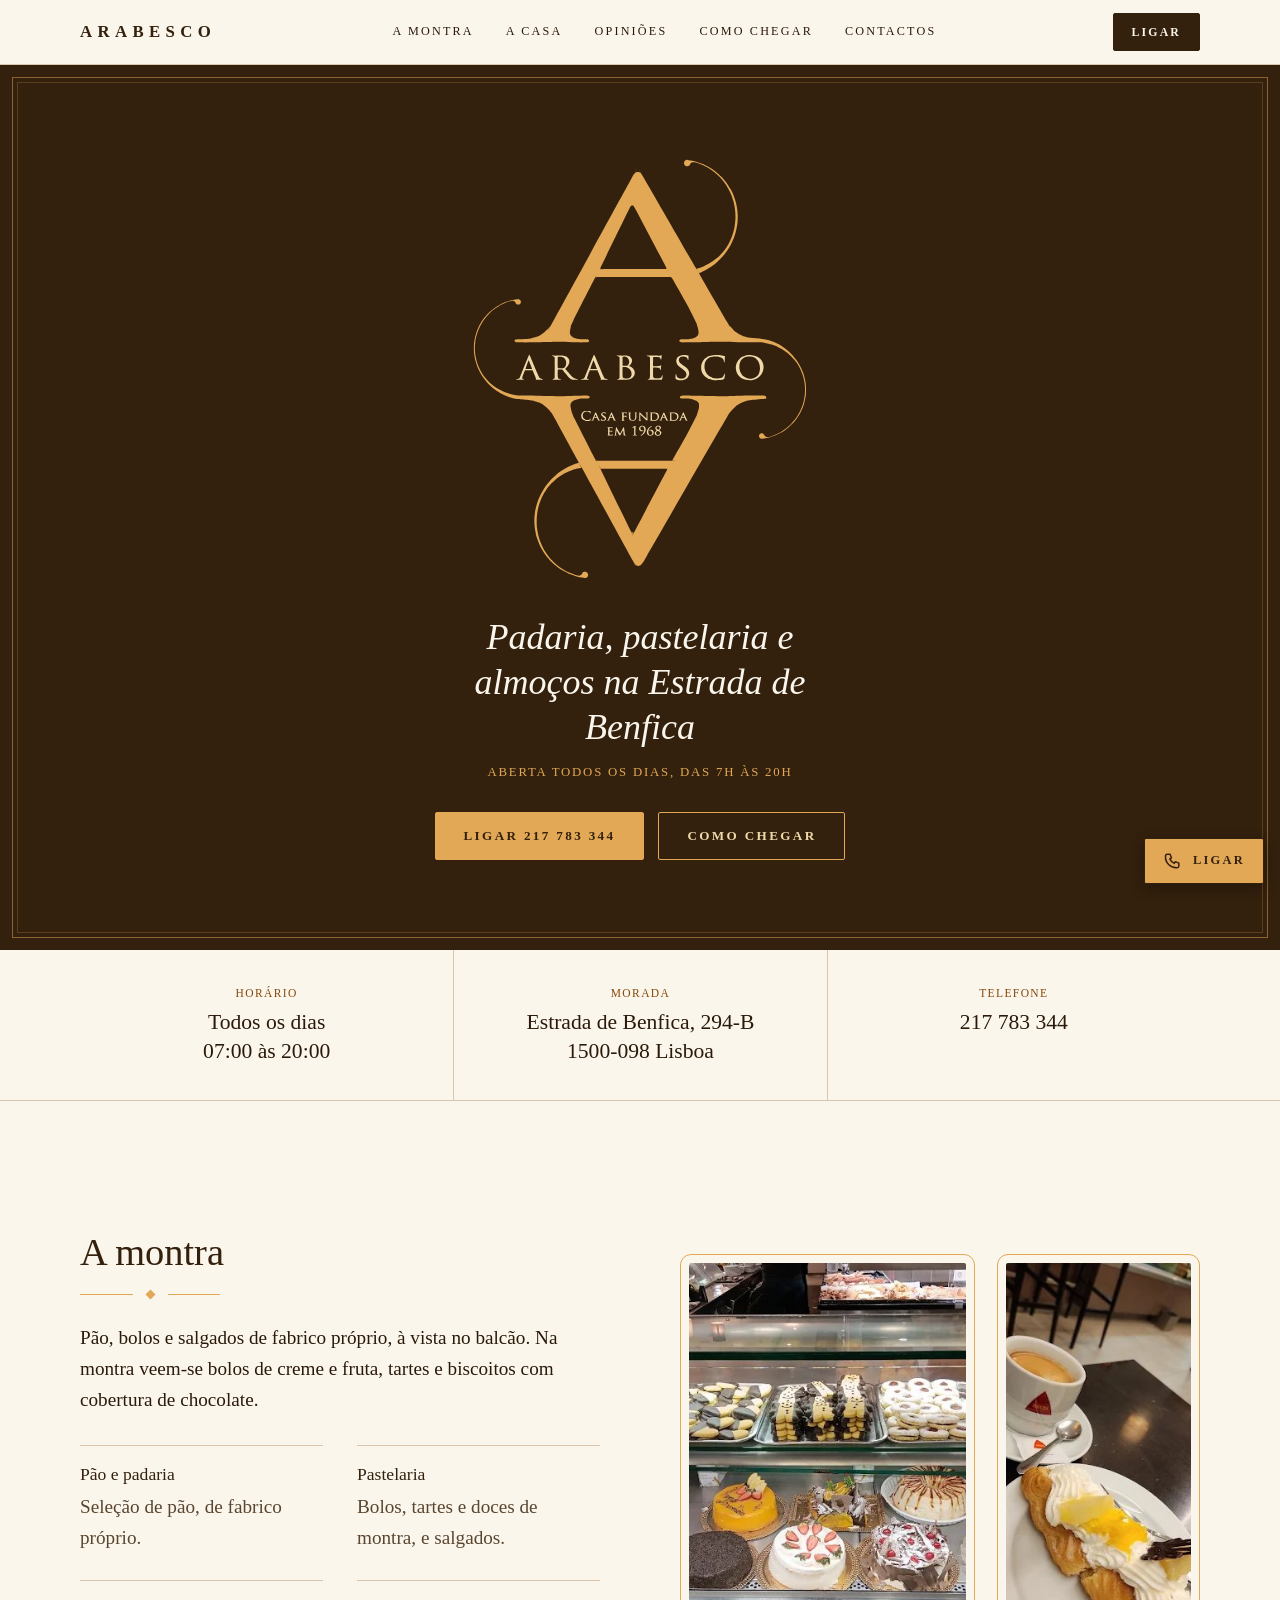
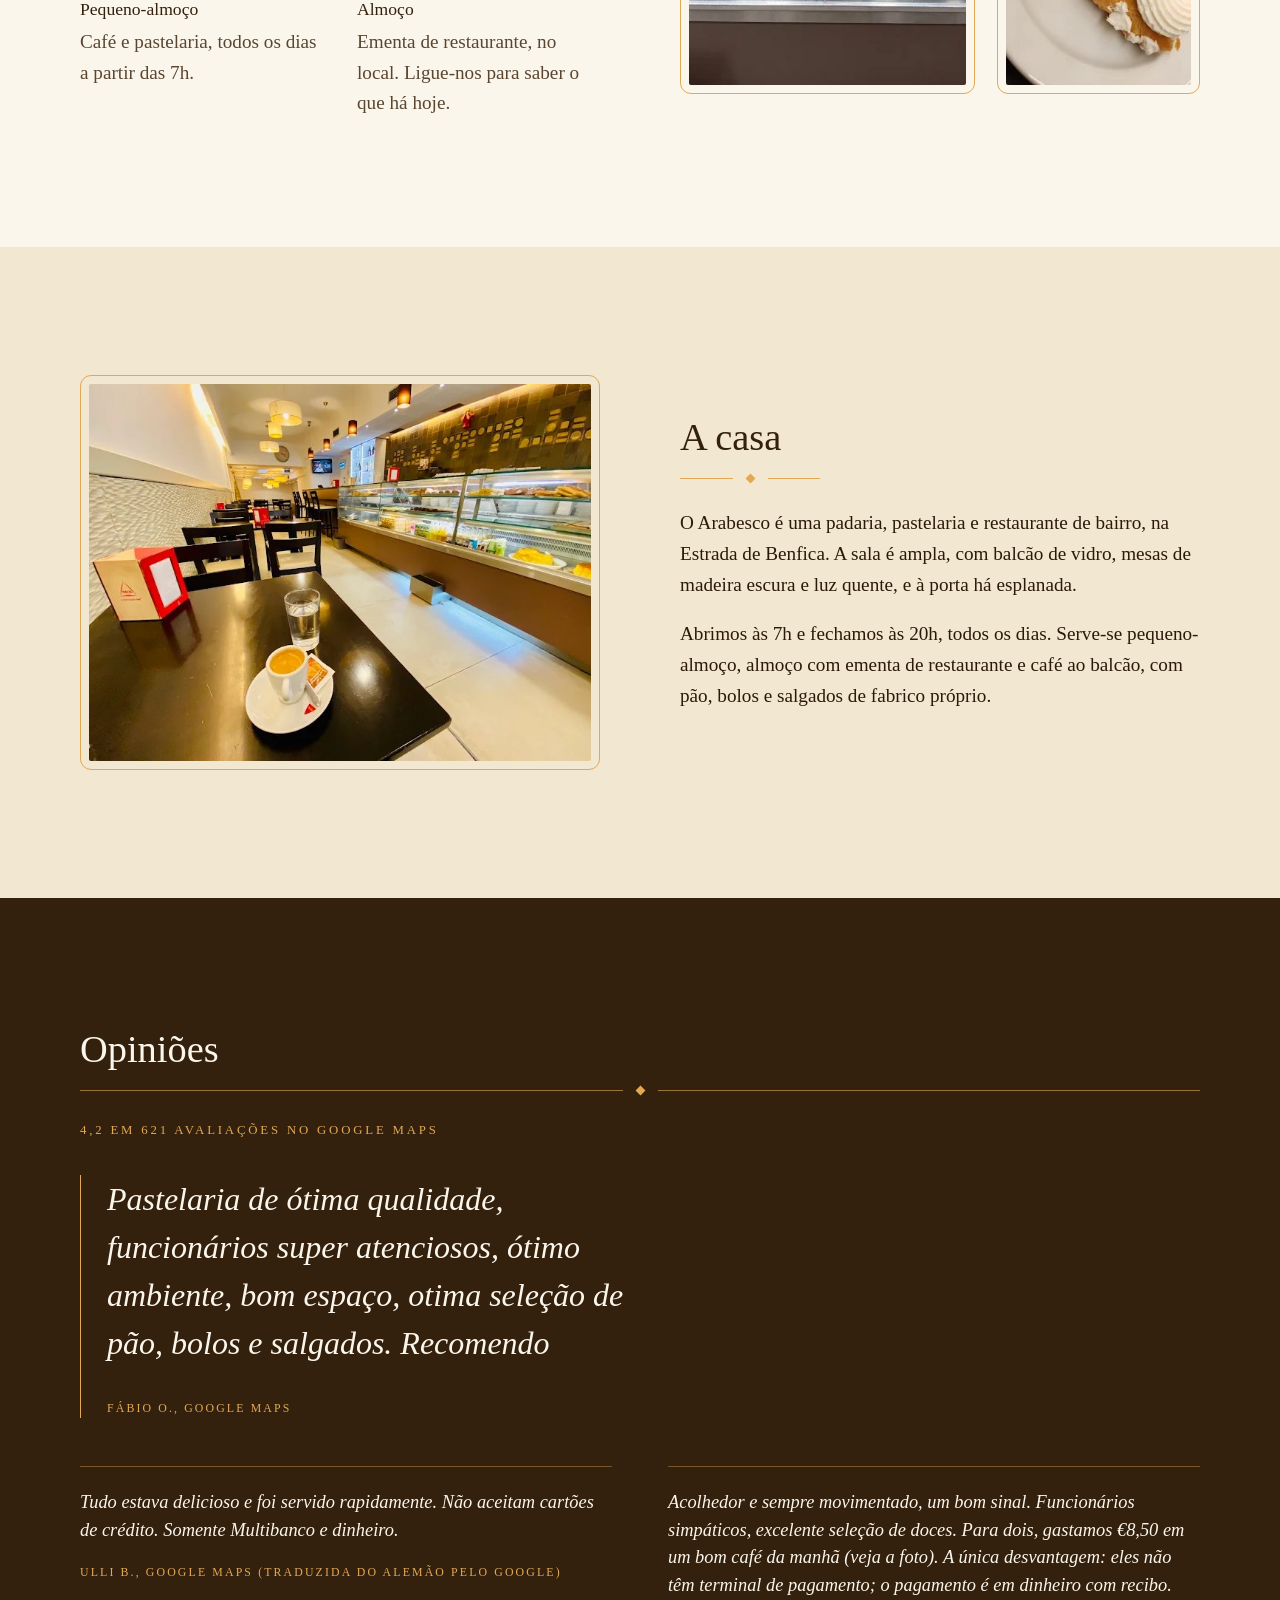
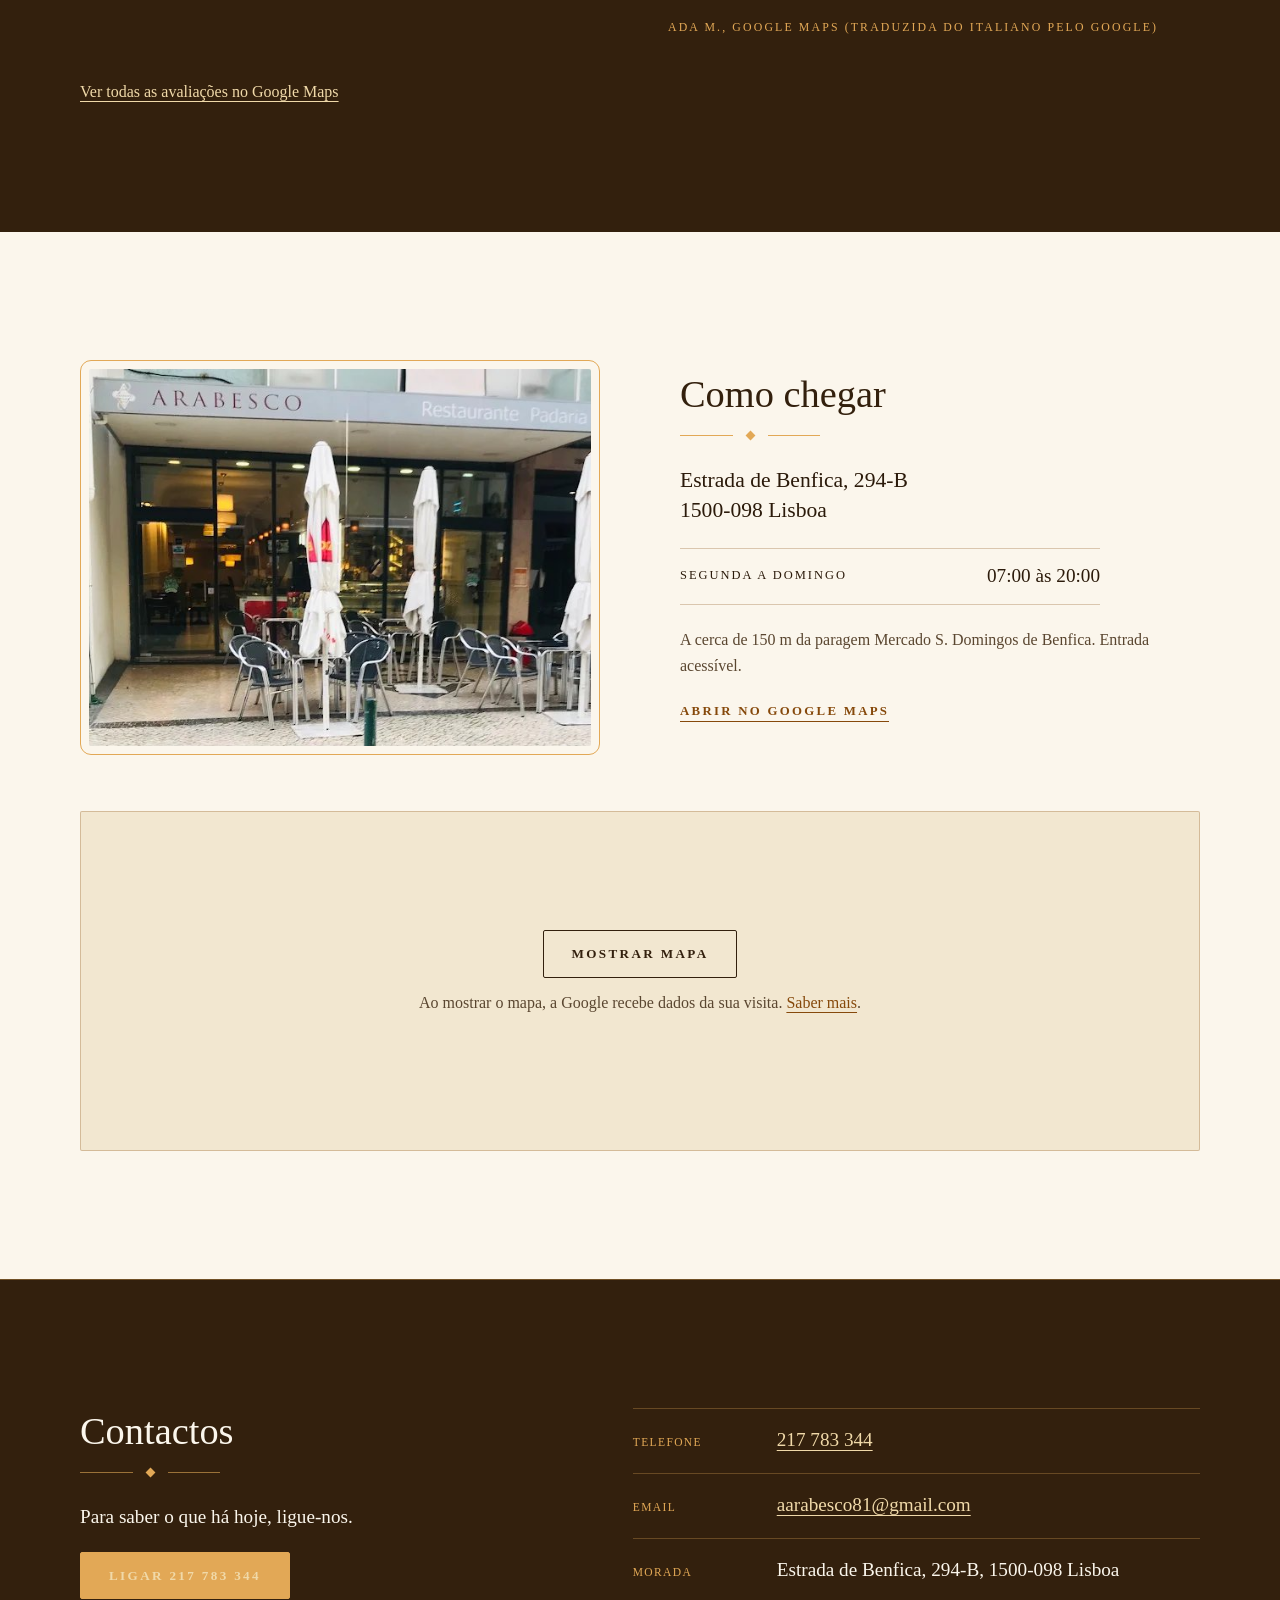
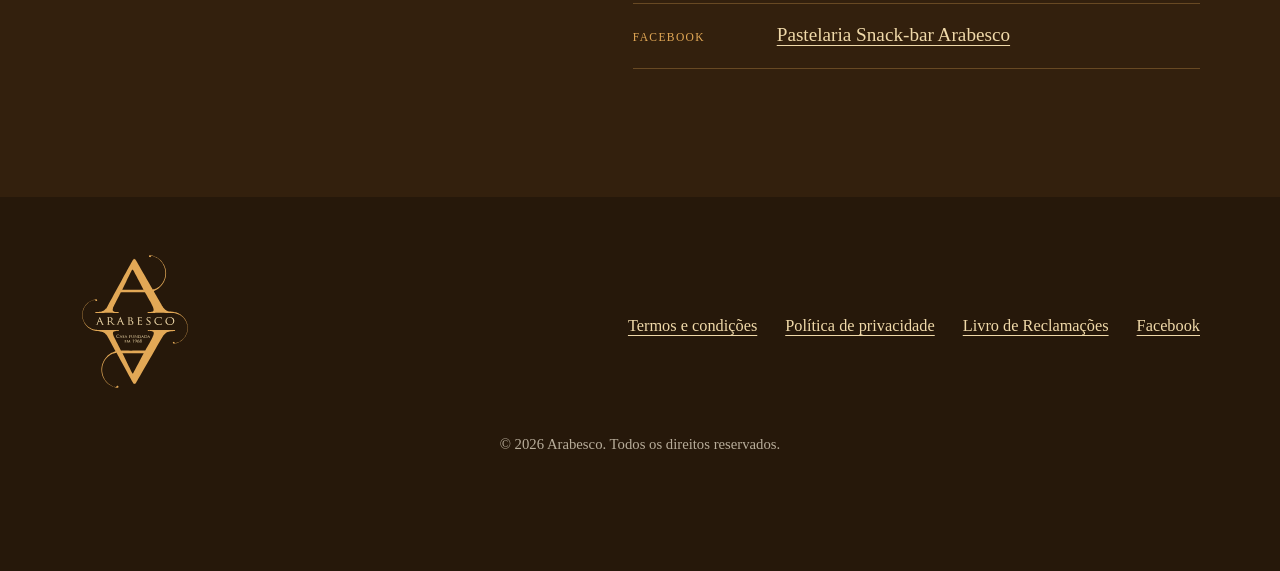
<file: index.html>
<!DOCTYPE html>
<html lang="pt-PT">
<head>
  <meta charset="utf-8">
  <meta name="viewport" content="width=device-width, initial-scale=1">

  <!-- ============================================================
       COMO EDITAR ESTE FICHEIRO
       - Cada secção tem um comentário "EDITAR" a dizer o que se pode mudar.
       - Textos, horário, morada e contactos estão em texto simples, dentro das etiquetas.
       - O que ainda falta confirmar está em PENDENTES.md (na raiz da pasta).
       ============================================================ -->

  <title>Arabesco | Padaria, pastelaria e restaurante em São Domingos de Benfica, Lisboa</title>
  <meta name="description" content="Arabesco, padaria, pastelaria e restaurante na Estrada de Benfica, em Lisboa. Pão, bolos e salgados de fabrico próprio, pequeno-almoço e almoço. Aberto todos os dias, das 7h às 20h.">
  <meta name="theme-color" content="#33200D">

  <meta property="og:type" content="website">
  <meta property="og:title" content="Arabesco | Padaria, pastelaria e restaurante em São Domingos de Benfica, Lisboa">
  <meta property="og:description" content="Pão, bolos e salgados de fabrico próprio na Estrada de Benfica. Aberto todos os dias, das 7h às 20h.">
  <meta property="og:locale" content="pt_PT">

  <link rel="icon" href="asset/logo-fundo-claro.svg" type="image/svg+xml">

  <!-- Tipografia (Google Fonts), derivada do logótipo: Cinzel (capitais romanas) e EB Garamond (texto).
       Se mudares aqui, muda também --f-titulos e --f-texto no style.css e a nota na política de privacidade. -->
  <link rel="preconnect" href="https://fonts.googleapis.com">
  <link rel="preconnect" href="https://fonts.gstatic.com" crossorigin>
  <link rel="stylesheet" href="https://fonts.googleapis.com/css2?family=Cinzel:wght@400;500;600&family=EB+Garamond:ital,wght@0,400;0,500;1,400&display=swap">

  <link rel="stylesheet" href="style.css">

  <!-- Dados estruturados (Schema.org). EDITAR: acrescentar "image" e "url" quando o site estiver publicado,
       e "foundingDate" se o cliente confirmar o ano de fundação. -->
  <script type="application/ld+json">
  {
    "@context": "https://schema.org",
    "@type": ["Bakery", "Restaurant"],
    "name": "Arabesco",
    "description": "Padaria, pastelaria e restaurante em São Domingos de Benfica, Lisboa",
    "telephone": "+351217783344",
    "email": "aarabesco81@gmail.com",
    "address": {
      "@type": "PostalAddress",
      "streetAddress": "Estrada de Benfica, 294-B",
      "postalCode": "1500-098",
      "addressLocality": "Lisboa",
      "addressCountry": "PT"
    },
    "geo": { "@type": "GeoCoordinates", "latitude": 38.7444523, "longitude": -9.1786337 },
    "openingHoursSpecification": [
      {
        "@type": "OpeningHoursSpecification",
        "dayOfWeek": ["Monday", "Tuesday", "Wednesday", "Thursday", "Friday", "Saturday", "Sunday"],
        "opens": "07:00",
        "closes": "20:00"
      }
    ],
    "hasMap": "https://www.google.com/maps/place/?q=place_id:ChIJz1XhhiUzGQ0R6vqVoAN8mZs",
    "sameAs": ["https://www.facebook.com/pastelariasnackbararabesco.arabesco"]
  }
  </script>
</head>

<body id="topo">
  <a class="saltar" href="#conteudo">Saltar para o conteúdo</a>

  <!-- ===================== CABEÇALHO ===================== -->
  <header class="cabecalho">
    <div class="container cabecalho__linha">
      <a class="cabecalho__nome" href="#topo" aria-label="Arabesco, início">Arabesco</a>
      <nav class="menu" aria-label="Principal">
        <a href="#montra">A montra</a>
        <a href="#casa">A casa</a>
        <a href="#opinioes">Opiniões</a>
        <a href="#chegar">Como chegar</a>
        <a href="#contactos">Contactos</a>
      </nav>
      <a class="btn btn--pequeno" href="tel:+351217783344">Ligar</a>
    </div>
  </header>

  <main id="conteudo">

    <!-- ===================== 1. HERO =====================
         O logótipo é o protagonista. A variante para fundo escuro está em asset/logo-fundo-escuro.svg. -->
    <section class="hero" aria-labelledby="hero-titulo">
      <div class="container">
        <img class="hero__logo" src="asset/logo-fundo-escuro.svg" alt="Arabesco, casa fundada em 1968" width="1190" height="1483">
        <h1 id="hero-titulo">Padaria, pastelaria e almoços na Estrada de Benfica</h1>
        <p class="hero__sub">Aberta todos os dias, das 7h às 20h</p>
        <div class="hero__acoes">
          <a class="btn btn--ouro" href="tel:+351217783344">Ligar 217 783 344</a>
          <a class="btn btn--contorno-claro" href="#chegar">Como chegar</a>
        </div>
      </div>
    </section>

    <!-- ===================== 2. FAIXA: HORÁRIO, MORADA, TELEFONE =====================
         É o que o visitante procura primeiro. EDITAR: horário, morada e telefone. -->
    <section class="faixa" aria-label="Horário, morada e telefone">
      <div class="container faixa__grelha">
        <div class="faixa__item">
          <p class="rotulo">Horário</p>
          <p class="faixa__valor">Todos os dias<br>07:00 às 20:00</p>
        </div>
        <div class="faixa__item">
          <p class="rotulo">Morada</p>
          <p class="faixa__valor">Estrada de Benfica, 294-B<br>1500-098 Lisboa</p>
        </div>
        <div class="faixa__item">
          <p class="rotulo">Telefone</p>
          <p class="faixa__valor"><a href="tel:+351217783344">217 783 344</a></p>
        </div>
      </div>
    </section>

    <!-- ===================== 3. A MONTRA ===================== -->
    <section class="secao" id="montra" aria-labelledby="montra-titulo">
      <div class="container duas-colunas">
        <div class="texto">
          <h2 id="montra-titulo" class="reveal">A montra</h2>
          <div class="orn orn--curto" aria-hidden="true"><span></span></div>
          <p>Pão, bolos e salgados de fabrico próprio, à vista no balcão. Na montra veem-se bolos de creme e fruta, tartes e biscoitos com cobertura de chocolate.</p>

          <!-- EDITAR: um bloco por tipo de produto. Quando houver preços confirmados pelo cliente,
               acrescentar uma linha <p class="item__preco"> dentro do bloco. -->
          <div class="itens">
            <div class="item">
              <h3>Pão e padaria</h3>
              <p>Seleção de pão, de fabrico próprio.</p>
            </div>
            <div class="item">
              <h3>Pastelaria</h3>
              <p>Bolos, tartes e doces de montra, e salgados.</p>
            </div>
            <div class="item">
              <h3>Pequeno-almoço</h3>
              <p>Café e pastelaria, todos os dias a partir das 7h.</p>
            </div>
            <div class="item">
              <h3>Almoço</h3>
              <p>Ementa de restaurante, no local. Ligue-nos para saber o que há hoje.</p>
            </div>
          </div>
        </div>

        <div class="fotos-par">
          <figure class="foto foto--grande">
            <img src="asset/vitrina.jpg" alt="Montra do Arabesco com bolos decorados, tartes e biscoitos com cobertura de chocolate" width="510" height="510">
          </figure>
          <figure class="foto foto--alta">
            <img src="asset/cafe-bolo.jpg" alt="Café servido numa chávena branca com um bolo de massa folhada, chantilly e manga" width="287" height="510">
          </figure>
        </div>
      </div>
    </section>

    <!-- ===================== 4. A CASA ===================== -->
    <section class="secao secao--tom" id="casa" aria-labelledby="casa-titulo">
      <div class="container duas-colunas duas-colunas--inversa">
        <figure class="foto foto--ampla">
          <img src="asset/interior.jpg" alt="Interior do Arabesco com mesas de madeira escura, candeeiros de luz quente e balcão de vidro com bolos" width="680" height="510">
        </figure>
        <div class="texto">
          <h2 id="casa-titulo" class="reveal">A casa</h2>
          <div class="orn orn--curto" aria-hidden="true"><span></span></div>
          <p>O Arabesco é uma padaria, pastelaria e restaurante de bairro, na Estrada de Benfica. A sala é ampla, com balcão de vidro, mesas de madeira escura e luz quente, e à porta há esplanada.</p>
          <p>Abrimos às 7h e fechamos às 20h, todos os dias. Serve-se pequeno-almoço, almoço com ementa de restaurante e café ao balcão, com pão, bolos e salgados de fabrico próprio.</p>
          <!-- EDITAR: quando o cliente confirmar o ano de fundação (1968, como diz o logótipo) e quem gere a casa,
               acrescentar aqui uma frase com esse facto. -->
        </div>
      </div>
    </section>

    <!-- ===================== 5. OPINIÕES =====================
         Avaliações reais do Google Maps, copiadas tal como estão (consulta de 2026-10-16, com autor identificado).
         EDITAR: não alterar o texto das avaliações. Para acrescentar uma, copiar o texto exato, o primeiro nome e a inicial. -->
    <section class="secao secao--escura" id="opinioes" aria-labelledby="opinioes-titulo">
      <div class="container">
        <h2 id="opinioes-titulo" class="reveal">Opiniões</h2>
        <div class="orn orn--claro" aria-hidden="true"><span></span></div>
        <p class="opinioes__nota">4,2 em 621 avaliações no Google Maps</p>

        <blockquote class="citacao citacao--grande">
          <p>Pastelaria de ótima qualidade,  funcionários super atenciosos,  ótimo ambiente, bom espaço, otima seleção de pão,  bolos e salgados. Recomendo</p>
          <footer>Fábio O., Google Maps</footer>
        </blockquote>

        <div class="citacoes">
          <blockquote class="citacao">
            <p>Tudo estava delicioso e foi servido rapidamente. Não aceitam cartões de crédito. Somente Multibanco e dinheiro.</p>
            <footer>Ulli B., Google Maps (traduzida do alemão pelo Google)</footer>
          </blockquote>
          <blockquote class="citacao">
            <p>Acolhedor e sempre movimentado, um bom sinal. Funcionários simpáticos, excelente seleção de doces. Para dois, gastamos €8,50 em um bom café da manhã (veja a foto). A única desvantagem: eles não têm terminal de pagamento; o pagamento é em dinheiro com recibo.</p>
            <footer>Ada M., Google Maps (traduzida do italiano pelo Google)</footer>
          </blockquote>
        </div>

        <p class="opinioes__ligacao"><a href="https://www.google.com/maps/place/?q=place_id:ChIJz1XhhiUzGQ0R6vqVoAN8mZs" rel="noopener">Ver todas as avaliações no Google Maps</a></p>
      </div>
    </section>

    <!-- ===================== 6. COMO CHEGAR ===================== -->
    <section class="secao" id="chegar" aria-labelledby="chegar-titulo">
      <div class="container">
        <div class="duas-colunas">
          <figure class="foto foto--ampla">
            <img src="asset/fachada.jpg" alt="Fachada do Arabesco na Estrada de Benfica, com o letreiro Restaurante Padaria e esplanada com guarda-sóis" width="680" height="445">
          </figure>
          <div class="texto">
            <h2 id="chegar-titulo" class="reveal">Como chegar</h2>
            <div class="orn orn--curto" aria-hidden="true"><span></span></div>
            <address>
              Estrada de Benfica, 294-B<br>
              1500-098 Lisboa
            </address>

            <!-- EDITAR: horário. Falta confirmar o horário em feriados e o da cozinha ao almoço. -->
            <dl class="horario">
              <div><dt>Segunda a domingo</dt><dd>07:00 às 20:00</dd></div>
            </dl>

            <p class="nota">A cerca de 150 m da paragem Mercado S. Domingos de Benfica. Entrada acessível.</p>
            <p><a class="ligacao-seta" href="https://www.google.com/maps/place/?q=place_id:ChIJz1XhhiUzGQ0R6vqVoAN8mZs" rel="noopener">Abrir no Google Maps</a></p>
          </div>
        </div>

        <!-- O mapa só carrega depois de clicar (privacidade). Ver script.js.
             EDITAR: se a morada mudar, mudar o texto em data-mapa. -->
        <div class="mapa" id="mapa" data-mapa="https://www.google.com/maps?q=Arabesco,+Estrada+de+Benfica+294-B,+1500-098+Lisboa&amp;output=embed">
          <button class="btn btn--contorno" type="button" id="mapa-botao">Mostrar mapa</button>
          <p class="nota">Ao mostrar o mapa, a Google recebe dados da sua visita. <a href="privacidade.html">Saber mais</a>.</p>
        </div>
      </div>
    </section>

    <!-- ===================== 7. CONTACTOS ===================== -->
    <section class="secao secao--escura secao--contactos" id="contactos" aria-labelledby="contactos-titulo">
      <div class="container contactos">
        <div>
          <h2 id="contactos-titulo" class="reveal">Contactos</h2>
          <div class="orn orn--curto orn--claro" aria-hidden="true"><span></span></div>
          <p>Para saber o que há hoje, ligue-nos.</p>
          <p><a class="btn btn--ouro" href="tel:+351217783344">Ligar 217 783 344</a></p>
        </div>
        <ul class="contactos__lista">
          <li><span class="rotulo">Telefone</span> <a href="tel:+351217783344">217 783 344</a></li>
          <li><span class="rotulo">Email</span> <a href="mailto:aarabesco81@gmail.com">aarabesco81@gmail.com</a></li>
          <li><span class="rotulo">Morada</span> Estrada de Benfica, 294-B, 1500-098 Lisboa</li>
          <li><span class="rotulo">Facebook</span> <a href="https://www.facebook.com/pastelariasnackbararabesco.arabesco" rel="noopener">Pastelaria Snack-bar Arabesco</a></li>
        </ul>
      </div>
    </section>
  </main>

  <!-- ===================== RODAPÉ ===================== -->
  <footer class="rodape">
    <div class="container rodape__grelha">
      <div>
        <img class="rodape__logo" src="asset/logo-fundo-escuro.svg" alt="Arabesco" width="1190" height="1483">
      </div>
      <ul class="rodape__links">
        <li><a href="termos.html">Termos e condições</a></li>
        <li><a href="privacidade.html">Política de privacidade</a></li>
        <!-- Confirmar com o cliente se a atividade está obrigada ao Livro de Reclamações Eletrónico. -->
        <li><a href="https://www.livroreclamacoes.pt" rel="noopener">Livro de Reclamações</a></li>
        <li><a href="https://www.facebook.com/pastelariasnackbararabesco.arabesco" rel="noopener">Facebook</a></li>
      </ul>
    </div>
    <!-- EDITAR: acrescentar a designação legal e o NIF quando o cliente os fornecer (ver PENDENTES.md). -->
    <p class="container rodape__copy">© 2026 Arabesco. Todos os direitos reservados.</p>
  </footer>

  <!-- Botão flutuante, sempre visível. Liga por telefone porque não há WhatsApp conhecido.
       EDITAR: se houver telemóvel com WhatsApp, trocar o href por https://wa.me/351XXXXXXXXX e o texto por "WhatsApp". -->
  <a class="ligar-flutuante" href="tel:+351217783344" aria-label="Ligar para o Arabesco">
    <svg viewBox="0 0 24 24" width="20" height="20" aria-hidden="true" focusable="false">
      <path d="M5 4h3.5l1.7 4.2-2.1 1.3a11 11 0 0 0 5.4 5.4l1.3-2.1L19 14.5V18a2 2 0 0 1-2 2A13 13 0 0 1 3 6a2 2 0 0 1 2-2Z" fill="none" stroke="currentColor" stroke-width="1.8" stroke-linejoin="round"/>
    </svg>
    <span>Ligar</span>
  </a>

  <script src="script.js" defer></script>
</body>
</html>
</file>
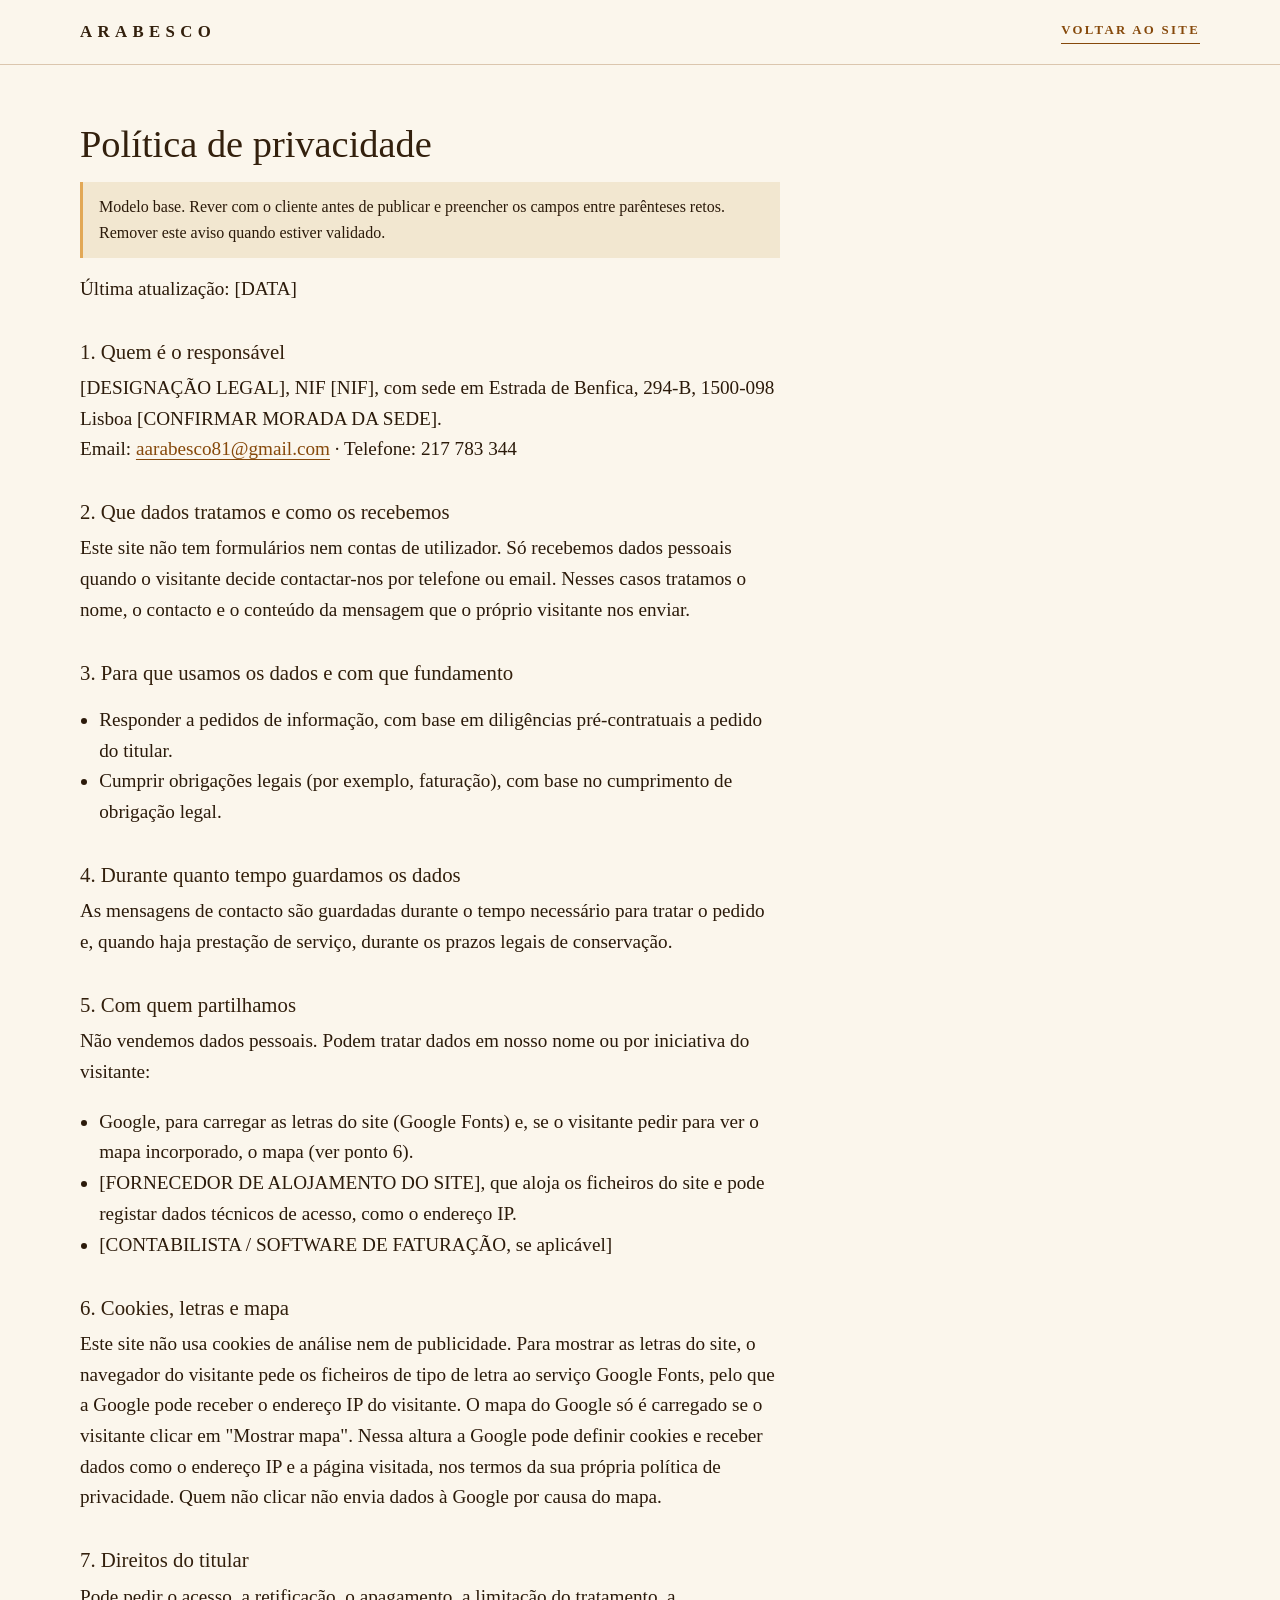
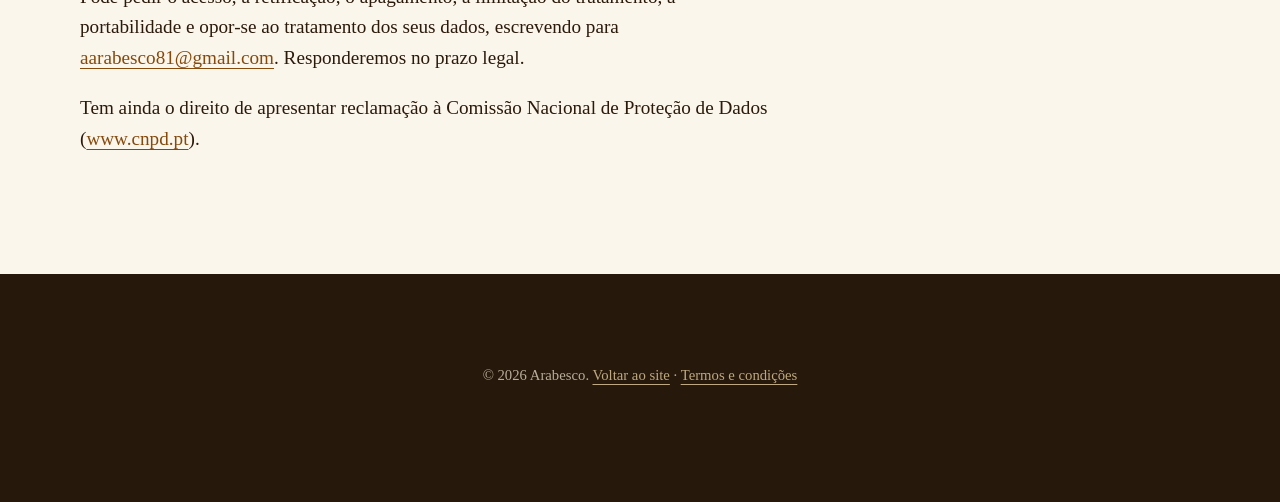
<file: privacidade.html>
<!DOCTYPE html>
<html lang="pt-PT">
<head>
  <meta charset="utf-8">
  <meta name="viewport" content="width=device-width, initial-scale=1">
  <title>Política de privacidade | Arabesco</title>
  <meta name="description" content="Política de privacidade do site do Arabesco, padaria, pastelaria e restaurante em São Domingos de Benfica, Lisboa.">
  <meta name="robots" content="noindex">
  <link rel="icon" href="asset/logo-fundo-claro.svg" type="image/svg+xml">
  <link rel="preconnect" href="https://fonts.googleapis.com">
  <link rel="preconnect" href="https://fonts.gstatic.com" crossorigin>
  <link rel="stylesheet" href="https://fonts.googleapis.com/css2?family=Cinzel:wght@400;500;600&family=EB+Garamond:ital,wght@0,400;0,500;1,400&display=swap">
  <link rel="stylesheet" href="style.css">
</head>
<body>
  <header class="cabecalho">
    <div class="container cabecalho__linha">
      <a class="cabecalho__nome" href="index.html" aria-label="Arabesco, início">Arabesco</a>
      <a class="ligacao-seta" href="index.html">Voltar ao site</a>
    </div>
  </header>

  <main class="container legal">
    <div class="conteudo">
    <h1>Política de privacidade</h1>
    <p class="aviso">Modelo base. Rever com o cliente antes de publicar e preencher os campos entre parênteses retos. Remover este aviso quando estiver validado.</p>
    <p>Última atualização: [DATA]</p>

    <h2>1. Quem é o responsável</h2>
    <p>
      [DESIGNAÇÃO LEGAL], NIF [NIF], com sede em Estrada de Benfica, 294-B, 1500-098 Lisboa [CONFIRMAR MORADA DA SEDE].<br>
      Email: <a href="mailto:aarabesco81@gmail.com">aarabesco81@gmail.com</a> · Telefone: 217 783 344
    </p>

    <h2>2. Que dados tratamos e como os recebemos</h2>
    <p>Este site não tem formulários nem contas de utilizador. Só recebemos dados pessoais quando o visitante decide contactar-nos por telefone ou email. Nesses casos tratamos o nome, o contacto e o conteúdo da mensagem que o próprio visitante nos enviar.</p>

    <h2>3. Para que usamos os dados e com que fundamento</h2>
    <ul>
      <li>Responder a pedidos de informação, com base em diligências pré-contratuais a pedido do titular.</li>
      <li>Cumprir obrigações legais (por exemplo, faturação), com base no cumprimento de obrigação legal.</li>
    </ul>

    <h2>4. Durante quanto tempo guardamos os dados</h2>
    <p>As mensagens de contacto são guardadas durante o tempo necessário para tratar o pedido e, quando haja prestação de serviço, durante os prazos legais de conservação.</p>

    <h2>5. Com quem partilhamos</h2>
    <p>Não vendemos dados pessoais. Podem tratar dados em nosso nome ou por iniciativa do visitante:</p>
    <ul>
      <li>Google, para carregar as letras do site (Google Fonts) e, se o visitante pedir para ver o mapa incorporado, o mapa (ver ponto 6).</li>
      <li>[FORNECEDOR DE ALOJAMENTO DO SITE], que aloja os ficheiros do site e pode registar dados técnicos de acesso, como o endereço IP.</li>
      <li>[CONTABILISTA / SOFTWARE DE FATURAÇÃO, se aplicável]</li>
    </ul>

    <h2>6. Cookies, letras e mapa</h2>
    <p>Este site não usa cookies de análise nem de publicidade. Para mostrar as letras do site, o navegador do visitante pede os ficheiros de tipo de letra ao serviço Google Fonts, pelo que a Google pode receber o endereço IP do visitante. O mapa do Google só é carregado se o visitante clicar em "Mostrar mapa". Nessa altura a Google pode definir cookies e receber dados como o endereço IP e a página visitada, nos termos da sua própria política de privacidade. Quem não clicar não envia dados à Google por causa do mapa.</p>

    <h2>7. Direitos do titular</h2>
    <p>Pode pedir o acesso, a retificação, o apagamento, a limitação do tratamento, a portabilidade e opor-se ao tratamento dos seus dados, escrevendo para <a href="mailto:aarabesco81@gmail.com">aarabesco81@gmail.com</a>. Responderemos no prazo legal.</p>
    <p>Tem ainda o direito de apresentar reclamação à Comissão Nacional de Proteção de Dados (<a href="https://www.cnpd.pt" rel="noopener">www.cnpd.pt</a>).</p>
    </div>
  </main>

  <footer class="rodape">
    <p class="container rodape__copy">© 2026 Arabesco. <a href="index.html">Voltar ao site</a> · <a href="termos.html">Termos e condições</a></p>
  </footer>
</body>
</html>
</file>
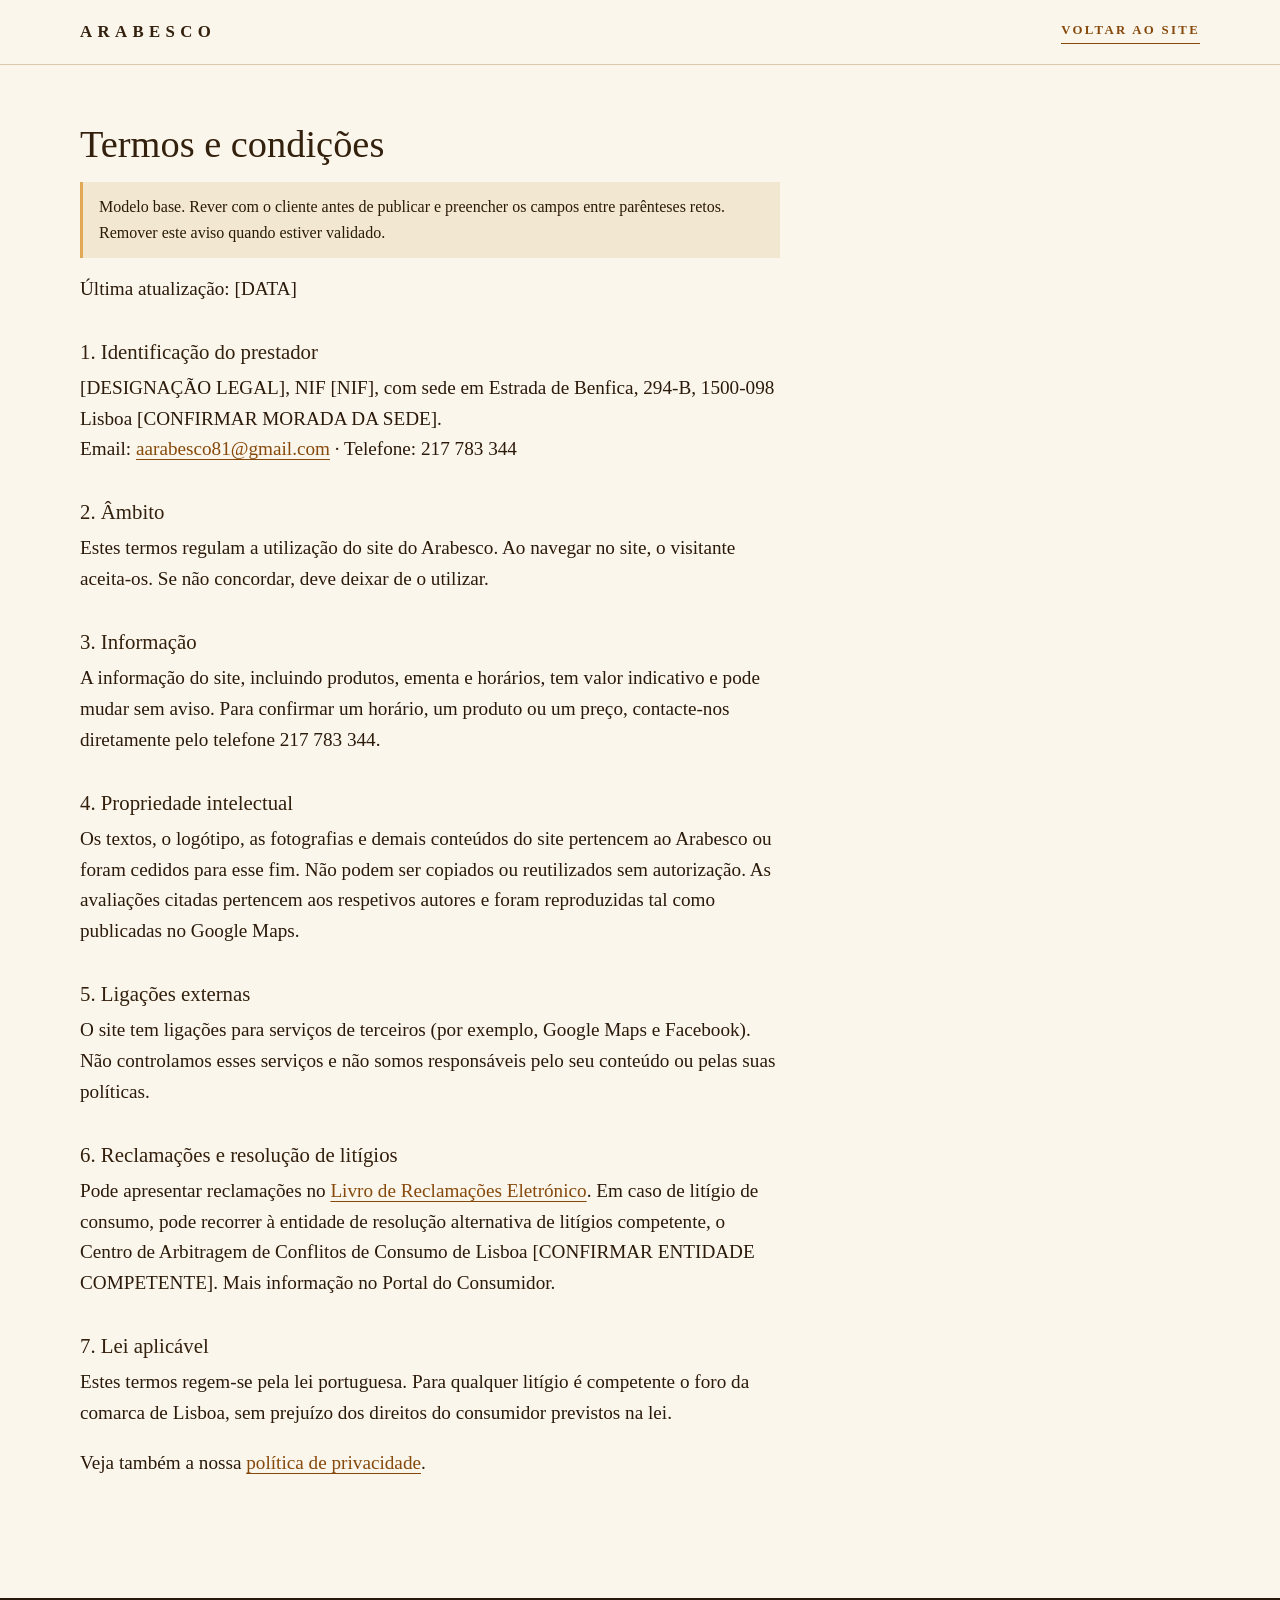
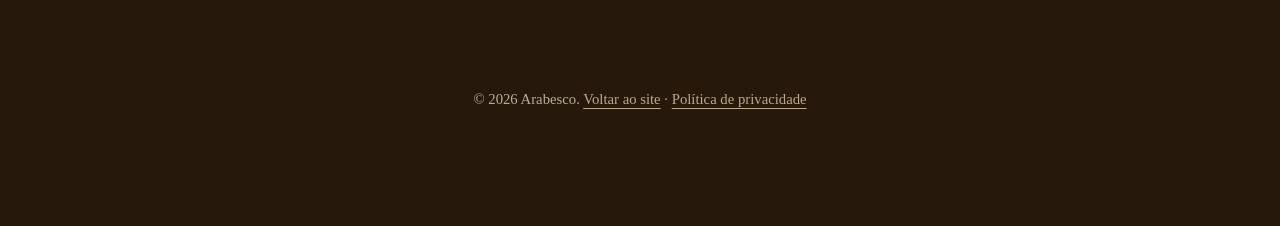
<file: termos.html>
<!DOCTYPE html>
<html lang="pt-PT">
<head>
  <meta charset="utf-8">
  <meta name="viewport" content="width=device-width, initial-scale=1">
  <title>Termos e condições | Arabesco</title>
  <meta name="description" content="Termos e condições de utilização do site do Arabesco, padaria, pastelaria e restaurante em São Domingos de Benfica, Lisboa.">
  <meta name="robots" content="noindex">
  <link rel="icon" href="asset/logo-fundo-claro.svg" type="image/svg+xml">
  <link rel="preconnect" href="https://fonts.googleapis.com">
  <link rel="preconnect" href="https://fonts.gstatic.com" crossorigin>
  <link rel="stylesheet" href="https://fonts.googleapis.com/css2?family=Cinzel:wght@400;500;600&family=EB+Garamond:ital,wght@0,400;0,500;1,400&display=swap">
  <link rel="stylesheet" href="style.css">
</head>
<body>
  <header class="cabecalho">
    <div class="container cabecalho__linha">
      <a class="cabecalho__nome" href="index.html" aria-label="Arabesco, início">Arabesco</a>
      <a class="ligacao-seta" href="index.html">Voltar ao site</a>
    </div>
  </header>

  <main class="container legal">
    <div class="conteudo">
    <h1>Termos e condições</h1>
    <p class="aviso">Modelo base. Rever com o cliente antes de publicar e preencher os campos entre parênteses retos. Remover este aviso quando estiver validado.</p>
    <p>Última atualização: [DATA]</p>

    <h2>1. Identificação do prestador</h2>
    <p>
      [DESIGNAÇÃO LEGAL], NIF [NIF], com sede em Estrada de Benfica, 294-B, 1500-098 Lisboa [CONFIRMAR MORADA DA SEDE].<br>
      Email: <a href="mailto:aarabesco81@gmail.com">aarabesco81@gmail.com</a> · Telefone: 217 783 344
    </p>

    <h2>2. Âmbito</h2>
    <p>Estes termos regulam a utilização do site do Arabesco. Ao navegar no site, o visitante aceita-os. Se não concordar, deve deixar de o utilizar.</p>

    <h2>3. Informação</h2>
    <p>A informação do site, incluindo produtos, ementa e horários, tem valor indicativo e pode mudar sem aviso. Para confirmar um horário, um produto ou um preço, contacte-nos diretamente pelo telefone 217 783 344.</p>

    <h2>4. Propriedade intelectual</h2>
    <p>Os textos, o logótipo, as fotografias e demais conteúdos do site pertencem ao Arabesco ou foram cedidos para esse fim. Não podem ser copiados ou reutilizados sem autorização. As avaliações citadas pertencem aos respetivos autores e foram reproduzidas tal como publicadas no Google Maps.</p>

    <h2>5. Ligações externas</h2>
    <p>O site tem ligações para serviços de terceiros (por exemplo, Google Maps e Facebook). Não controlamos esses serviços e não somos responsáveis pelo seu conteúdo ou pelas suas políticas.</p>

    <h2>6. Reclamações e resolução de litígios</h2>
    <p>Pode apresentar reclamações no <a href="https://www.livroreclamacoes.pt" rel="noopener">Livro de Reclamações Eletrónico</a>. Em caso de litígio de consumo, pode recorrer à entidade de resolução alternativa de litígios competente, o Centro de Arbitragem de Conflitos de Consumo de Lisboa [CONFIRMAR ENTIDADE COMPETENTE]. Mais informação no Portal do Consumidor.</p>

    <h2>7. Lei aplicável</h2>
    <p>Estes termos regem-se pela lei portuguesa. Para qualquer litígio é competente o foro da comarca de Lisboa, sem prejuízo dos direitos do consumidor previstos na lei.</p>

    <p>Veja também a nossa <a href="privacidade.html">política de privacidade</a>.</p>
    </div>
  </main>

  <footer class="rodape">
    <p class="container rodape__copy">© 2026 Arabesco. <a href="index.html">Voltar ao site</a> · <a href="privacidade.html">Política de privacidade</a></p>
  </footer>
</body>
</html>
</file>
<file: style.css>
/* ==========================================================================
   STYLE.CSS (Arabesco)
   Como editar:
   1. Cores e fontes: só mexer nas variáveis da secção "TOKENS" (topo do ficheiro).
   2. Tudo o resto usa essas variáveis, por isso o site muda de aspeto todo de uma vez.
   3. Mobile primeiro: os estilos base são para telemóvel; os @media (min-width) acrescentam
      o que muda em ecrãs maiores.
   ========================================================================== */

/* ---------- TOKENS (EDITAR) ---------- */
:root {
  /* Paleta tirada do logótipo e das fotos do próprio espaço */
  --ouro: #E2A856;            /* dourado do logótipo: filetes, botões sobre fundo escuro */
  --ouro-claro: #F0D9A9;      /* dourado claro: texto sobre fundo escuro */
  --bronze: #A56415;          /* bronze do logótipo (só decorativo: no texto pequeno usar --bronze-texto) */
  --bronze-texto: #86490B;    /* passo mais escuro do bronze, para texto sobre creme (contraste 5,7:1 ou mais) */
  --castanho: #33200D;        /* castanho-escuro da madeira do interior: fundos escuros */
  --castanho-2: #26180A;      /* rodapé */
  --creme: #FBF6EC;           /* fundo da página */
  --creme-2: #F2E7D0;         /* fundo das secções alternadas */
  --tinta: #2B1A0A;           /* texto corrente */
  --tinta-suave: #5A4630;     /* texto secundário */
  --linha: rgba(134, 73, 11, 0.28);

  /* Fontes derivadas do logótipo. Têm de coincidir com o <link> do Google Fonts no index.html. */
  --f-titulos: "Young Serif", Georgia, "Times New Roman", serif;
  --f-texto: "Newsreader", Georgia, "Times New Roman", serif;

  --raio: 2px;                /* cantos dos botões e das fotos (sem botões em pílula) */
  --largura: 1120px;
  --espaco: clamp(64px, 10vw, 128px);
}

/* ---------- BASE ---------- */
*, *::before, *::after { box-sizing: border-box; }
html { scroll-behavior: smooth; scroll-padding-top: 76px; -webkit-text-size-adjust: 100%; }
body {
  margin: 0;
  font-family: var(--f-texto);
  font-size: 1.2rem;
  line-height: 1.6;
  color: var(--tinta);
  background: var(--creme);
}
img, svg { max-width: 100%; height: auto; }
p { margin: 0 0 1em; }
a { color: var(--bronze-texto); text-underline-offset: 4px; }
a:hover { text-decoration-thickness: 2px; }
:focus-visible { outline: 3px solid var(--bronze); outline-offset: 3px; }

h1, h2, h3 { font-family: var(--f-titulos); font-weight: 500; color: var(--castanho); margin: 0 0 .4em; line-height: 1.2; }
h2 { font-size: clamp(1.7rem, 3.6vw, 2.4rem); letter-spacing: 0; }
h3 { font-size: 1.1rem; letter-spacing: 0; }

.container { width: min(100% - 40px, var(--largura)); margin-inline: auto; }

.saltar { position: absolute; left: -9999px; }
.saltar:focus { left: 12px; top: 12px; z-index: 100; background: #fff; padding: 8px 12px; }

.rotulo {
  font-family: var(--f-titulos); font-size: .72rem; font-weight: 500;
  letter-spacing: .12em; text-transform: uppercase; color: var(--bronze-texto); margin: 0 0 .5em;
}

/* ---------- ORNAMENTO (losango, como no logótipo) ---------- */
.orn { display: flex; align-items: center; gap: 14px; margin: 0 0 1.6rem; }
.orn::before, .orn::after { content: ""; height: 1px; background: var(--ouro); flex: 1; }
.orn span { width: 7px; height: 7px; background: var(--ouro); transform: rotate(45deg); flex: none; }
.orn--curto { width: 140px; }

/* ---------- BOTÕES (retangulares, cantos curtos) ---------- */
.btn {
  display: inline-block;
  padding: 15px 28px;
  font-family: var(--f-titulos); font-weight: 600; font-size: .82rem;
  letter-spacing: .18em; text-transform: uppercase; text-decoration: none;
  background: var(--castanho); color: var(--creme);
  border: 1px solid var(--castanho); border-radius: var(--raio);
  cursor: pointer; line-height: 1.2;
}
.btn:hover { background: var(--tinta); }
.btn--pequeno { padding: 11px 18px; font-size: .74rem; }
.btn--ouro { background: var(--ouro); color: var(--castanho); border-color: var(--ouro); }
.btn--ouro:hover { background: var(--ouro-claro); border-color: var(--ouro-claro); }
.btn--contorno { background: transparent; color: var(--castanho); border-color: var(--castanho); }
.btn--contorno:hover { background: var(--castanho); color: var(--creme); }
.btn--contorno-claro { background: transparent; color: var(--ouro-claro); border-color: var(--ouro); }
.btn--contorno-claro:hover { background: rgba(226, 168, 86, .14); }

.ligacao-seta { font-family: var(--f-titulos); font-size: .8rem; letter-spacing: .18em; text-transform: uppercase; font-weight: 600; text-decoration: none; border-bottom: 1px solid currentColor; padding-bottom: 3px; }

/* ---------- CABEÇALHO ---------- */
.cabecalho { position: sticky; top: 0; z-index: 50; background: rgba(251, 246, 236, .97); border-bottom: 1px solid var(--linha); }
.cabecalho__linha { display: flex; align-items: center; justify-content: space-between; gap: 16px; min-height: 64px; }
.cabecalho__nome { font-family: var(--f-titulos); font-weight: 600; font-size: 1.05rem; letter-spacing: .32em; text-transform: uppercase; text-decoration: none; color: var(--castanho); }
.menu { display: none; }
@media (min-width: 900px) {
  .menu { display: flex; gap: 32px; }
  .menu a { font-family: var(--f-titulos); font-size: .76rem; letter-spacing: .18em; text-transform: uppercase; text-decoration: none; color: var(--tinta); }
  .menu a:hover { color: var(--bronze-texto); text-decoration: underline; text-underline-offset: 6px; }
}

/* ---------- HERO ---------- */
.hero {
  position: relative;
  background: var(--castanho);
  color: var(--ouro-claro);
  text-align: center;
  padding: clamp(44px, 7vw, 88px) 0 clamp(52px, 7vw, 96px);
}
/* moldura fina dourada, à maneira de um diploma antigo */
.hero::before { content: ""; position: absolute; inset: 12px; border: 1px solid rgba(226, 168, 86, .5); pointer-events: none; }
.hero::after  { content: ""; position: absolute; inset: 17px; border: 1px solid rgba(226, 168, 86, .22); pointer-events: none; }
.hero__logo { display: block; margin: 0 auto; width: min(72vw, 38.5vh, 400px); height: auto; }
.hero h1 { font-family: var(--f-texto); font-style: italic; font-weight: 400; font-size: clamp(1.5rem, 3.6vw, 2.25rem); line-height: 1.25; color: var(--creme); max-width: 24ch; margin: 30px auto 12px; }
.hero__sub { font-family: var(--f-titulos); font-size: .8rem; letter-spacing: .14em; text-transform: uppercase; color: var(--ouro); margin: 0; }
.hero__acoes { display: flex; flex-wrap: wrap; justify-content: center; gap: 14px; margin-top: 30px; }

/* ---------- FAIXA: HORÁRIO, MORADA, TELEFONE ---------- */
.faixa { background: var(--creme); border-bottom: 1px solid var(--linha); }
.faixa__grelha { display: grid; }
.faixa__item { text-align: center; padding: 26px 16px; border-top: 1px solid var(--linha); }
.faixa__item:first-child { border-top: 0; }
.faixa__valor { font-size: 1.35rem; line-height: 1.35; margin: 0; }
.faixa__valor a { color: var(--tinta); text-decoration: none; }
.faixa__valor a:hover { color: var(--bronze-texto); text-decoration: underline; }
@media (min-width: 760px) {
  .faixa__grelha { grid-template-columns: repeat(3, 1fr); }
  .faixa__item { border-top: 0; border-left: 1px solid var(--linha); padding: 34px 16px; }
  .faixa__item:first-child { border-left: 0; }
}

/* ---------- SECÇÕES ---------- */
.secao { padding-block: var(--espaco); }
.secao--tom { background: var(--creme-2); }
.secao--escura { background: var(--castanho); color: var(--creme); }
.secao--escura h2 { color: var(--creme); }
.secao--escura a { color: var(--ouro-claro); }
.secao--escura .rotulo { color: var(--ouro); }
.orn--claro::before, .orn--claro::after { background: rgba(226, 168, 86, .6); }

.duas-colunas { display: grid; gap: 40px; align-items: center; }
.texto p { max-width: 36em; }
@media (min-width: 900px) {
  .duas-colunas { grid-template-columns: 1fr 1fr; gap: 80px; }
  .duas-colunas--inversa .foto { order: -1; }
}

/* ---------- FOTOS (passepartout fino dourado) ---------- */
.foto { position: relative; margin: 9px; }
.foto img { display: block; width: 100%; height: 100%; object-fit: cover; border-radius: var(--raio); outline: 1px solid var(--ouro); outline-offset: 8px; }
.foto--ampla img { aspect-ratio: 4 / 3; }
.fotos-par { display: flex; gap: 22px; align-items: stretch; height: clamp(260px, 62vw, 440px); }
.fotos-par .foto { margin: 9px; height: calc(100% - 18px); }
.foto--grande { flex: 1.5; }
.foto--alta { flex: 1; }
.fotos-par .foto img { height: 100%; }

/* ---------- A MONTRA: itens ---------- */
.itens { display: grid; gap: 22px; margin-top: 30px; }
.item { padding-top: 18px; border-top: 1px solid var(--linha); }
.item p { margin: 0; color: var(--tinta-suave); }
@media (min-width: 560px) { .itens { grid-template-columns: 1fr 1fr; gap: 26px 34px; } }

/* ---------- COMO CHEGAR ---------- */
address { font-style: normal; font-size: 1.35rem; line-height: 1.4; margin-bottom: 1.4rem; }
.horario { margin: 0 0 1.4rem; max-width: 420px; }
.horario div { display: flex; justify-content: space-between; gap: 16px; padding: 12px 0; border-top: 1px solid var(--linha); border-bottom: 1px solid var(--linha); }
.horario dt { font-family: var(--f-titulos); font-size: .78rem; letter-spacing: .16em; text-transform: uppercase; font-weight: 500; align-self: center; }
.horario dd { margin: 0; }
.nota { font-size: 1rem; color: var(--tinta-suave); }
.mapa { margin-top: 56px; min-height: 340px; display: grid; place-content: center; justify-items: center; gap: 12px; text-align: center; padding: 24px; background: var(--creme-2); border: 1px solid var(--linha); border-radius: var(--raio); }
.mapa iframe { width: 100%; height: 100%; min-height: 380px; border: 0; }
.mapa--ativo { padding: 0; display: block; }

/* ---------- OPINIÕES ---------- */
.opinioes__nota { font-family: var(--f-titulos); font-size: .8rem; letter-spacing: .22em; text-transform: uppercase; color: var(--ouro); margin-bottom: 2.2rem; }
.citacao { margin: 0; }
.citacao p { font-style: italic; line-height: 1.5; }
.citacao footer { font-family: var(--f-titulos); font-size: .74rem; letter-spacing: .18em; text-transform: uppercase; color: var(--ouro); margin-top: 1rem; }
.citacao--grande { max-width: 30em; padding-left: 26px; border-left: 1px solid var(--ouro); margin-bottom: 3rem; }
.citacao--grande p { font-size: clamp(1.45rem, 3vw, 2rem); color: var(--creme); }
.citacoes { display: grid; gap: 34px; }
.citacoes .citacao { padding-top: 22px; border-top: 1px solid rgba(226, 168, 86, .4); }
.citacoes .citacao p { font-size: 1.15rem; color: var(--creme); }
.opinioes__ligacao { margin: 2.6rem 0 0; font-size: 1rem; }
@media (min-width: 900px) { .citacoes { grid-template-columns: 1fr 1fr; gap: 56px; } }

/* ---------- CONTACTOS ---------- */
.secao--contactos { border-top: 1px solid rgba(226, 168, 86, .35); }
.contactos { display: grid; gap: 40px; }
.contactos__lista { list-style: none; margin: 0; padding: 0; }
.contactos__lista li { padding: 16px 0; border-bottom: 1px solid rgba(226, 168, 86, .3); display: grid; gap: 4px; }
.contactos__lista li:first-child { border-top: 1px solid rgba(226, 168, 86, .3); }
@media (min-width: 900px) {
  .contactos { grid-template-columns: 1fr 1.2fr; gap: 80px; align-items: start; }
  .contactos__lista li { grid-template-columns: 140px 1fr; align-items: baseline; }
}

/* ---------- RODAPÉ ---------- */
.rodape { background: var(--castanho-2); color: #E9DFCB; padding: 56px 0 100px; font-size: 1.02rem; }
.rodape a { color: var(--ouro-claro); }
.rodape__grelha { display: grid; gap: 32px; align-items: center; justify-items: center; text-align: center; }
.rodape__logo { width: 110px; height: auto; }
.rodape ul { list-style: none; margin: 0; padding: 0; display: flex; flex-wrap: wrap; justify-content: center; gap: 10px 28px; }
.rodape__copy { margin-top: 34px; text-align: center; opacity: .75; font-size: .92rem; }
@media (min-width: 900px) {
  .rodape__grelha { grid-template-columns: auto 1fr; justify-items: start; text-align: left; gap: 64px; }
  .rodape ul { justify-content: flex-end; justify-self: end; }
}

/* ---------- BOTÃO FLUTUANTE (LIGAR) ---------- */
.ligar-flutuante {
  position: fixed; right: 16px; bottom: 16px; z-index: 60;
  display: inline-flex; align-items: center; gap: 10px;
  padding: 12px 18px;
  background: var(--ouro); color: var(--castanho);
  font-family: var(--f-titulos); font-weight: 600; font-size: .78rem; letter-spacing: .18em; text-transform: uppercase; text-decoration: none;
  border: 1px solid var(--castanho); border-radius: var(--raio);
  box-shadow: 0 4px 14px rgba(0, 0, 0, .28);
}
.ligar-flutuante:hover { background: var(--ouro-claro); }

/* ---------- ANIMAÇÃO DE ENTRADA (única, subtil) ----------
   Só os títulos das secções têm a classe .reveal. Para remover o efeito por completo,
   apagar este bloco e o código de IntersectionObserver no script.js. */
.js .reveal { opacity: 0; transform: translateY(10px); transition: opacity .6s ease, transform .6s ease; }
.js .reveal.visivel { opacity: 1; transform: none; }
@media (prefers-reduced-motion: reduce) {
  html { scroll-behavior: auto; }
  .js .reveal { opacity: 1; transform: none; transition: none; }
}

/* ---------- PÁGINAS LEGAIS (termos.html e privacidade.html) ---------- */
.legal { padding-block: 56px 100px; }
.legal .conteudo { max-width: 700px; }
.legal h1 { font-size: clamp(1.7rem, 4.6vw, 2.4rem); letter-spacing: 0; }
.legal h2 { font-size: 1.3rem; letter-spacing: 0; margin-top: 2.2rem; }
.legal ul { padding-left: 1.2rem; }
.legal .aviso { background: var(--creme-2); border-left: 3px solid var(--ouro); padding: 12px 16px; font-size: 1rem; }
</file>
